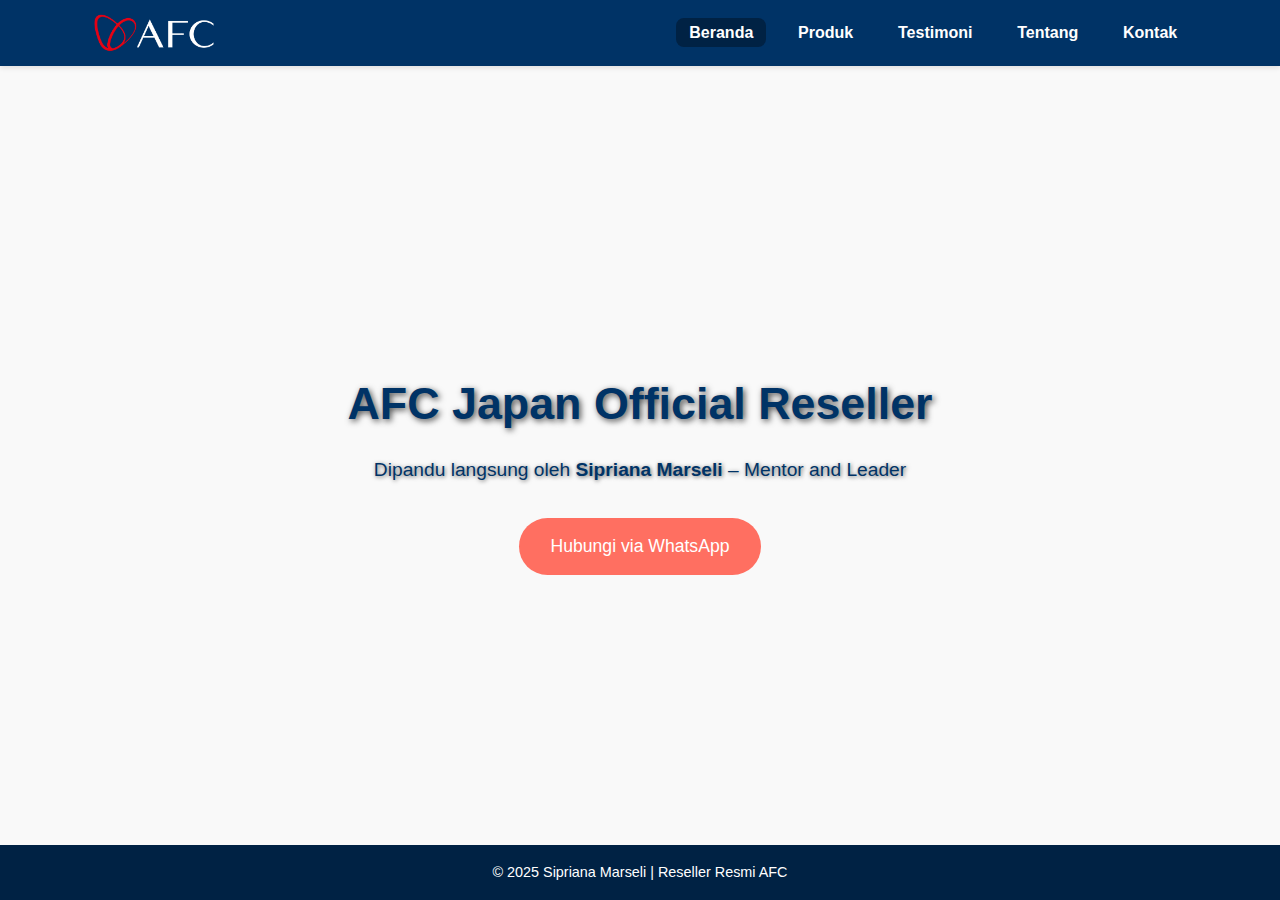
<file: index.html>
<!DOCTYPE html>
<html lang="id">
<head>
  <meta charset="UTF-8" />
  <meta name="viewport" content="width=device-width, initial-scale=1" />
  <title>Beranda | AFC Reseller</title>
  <link rel="stylesheet" href="css/style.css" />
  <link rel="icon" type="image/png" href="gambar/favicon.png" />
</head>
<body>
  <nav>
  <div class="container nav-container">
    <a href="index.html" class="logo">
      <img src="gambar/logo.png" alt="AFC Logo" class="logo-img" />
    </a>
    <div class="menu-toggle" onclick="toggleMenu()">☰</div>
    <ul class="nav-links">
      <li><a href="index.html" class="active">Beranda</a></li>
      <li><a href="produk.html">Produk</a></li>
      <li><a href="testimoni.html">Testimoni</a></li>
      <li><a href="tentang.html">Tentang</a></li>
      <li><a href="kontak.html">Kontak</a></li>
    </ul>
  </div>
</nav>

  <header class="hero fade-in">
    <div class="container">
      <h1 class="fade-in">AFC Japan Official Reseller</h1>
      <p class="fade-in">Dipandu langsung oleh <strong>Sipriana Marseli</strong> – Mentor and Leader</p>
      <a href="http://wa.me/6281578875052" class="btn fade-in" target="_blank" rel="noopener">Hubungi via WhatsApp</a>
    </div>
  </header>

  <footer>
    <p>© 2025 Sipriana Marseli | Reseller Resmi AFC</p>
  </footer>

  <script src="js/script.js"></script>
  <script>
    function toggleMenu() {
      const navLinks = document.querySelector('.nav-links');
      navLinks.classList.toggle('show');
    }
  </script>
</body>
</html>
</file>
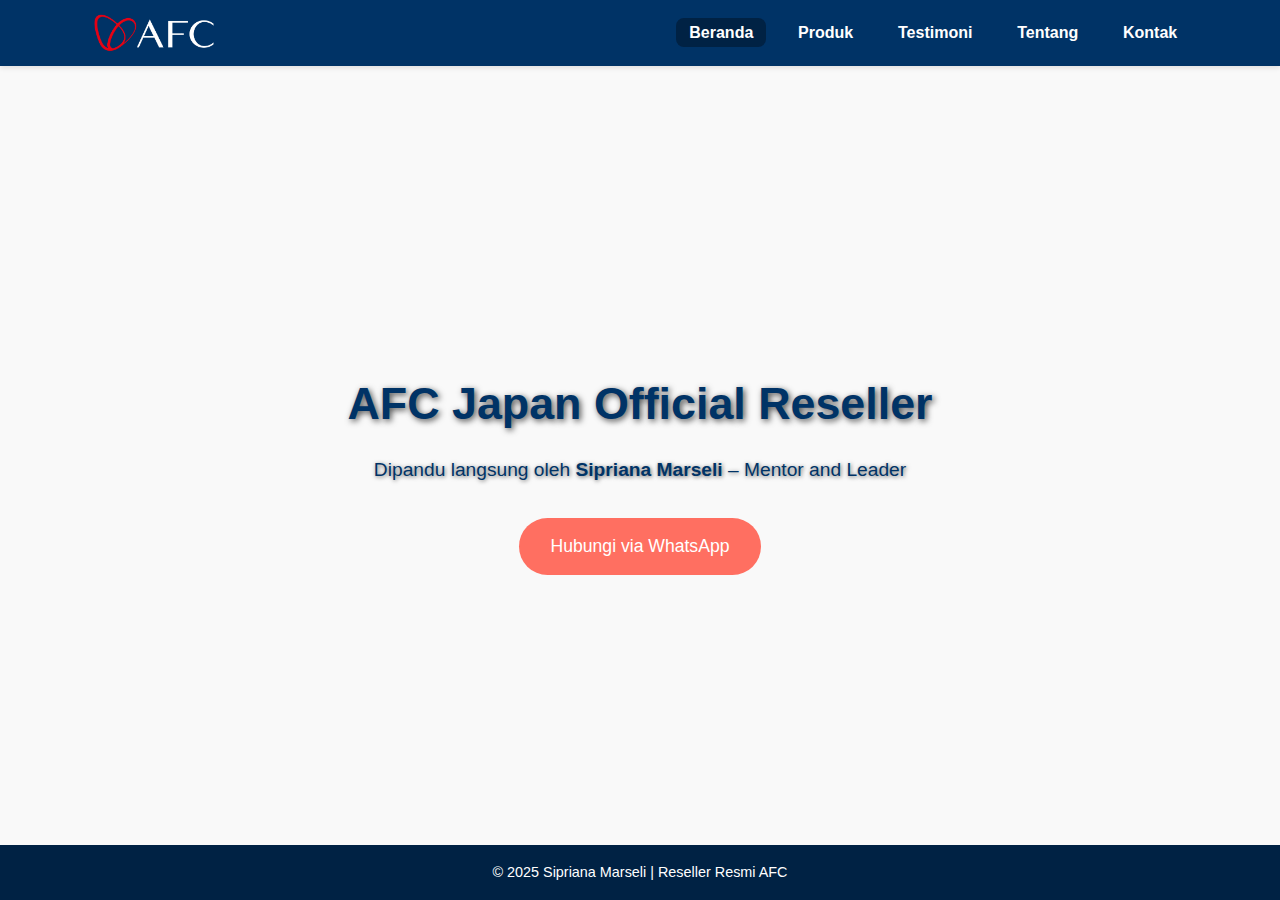
<file: html/index.html>
<!DOCTYPE html>
<html lang="id">
<head>
  <meta charset="UTF-8" />
  <meta name="viewport" content="width=device-width, initial-scale=1" />
  <title>Beranda | AFC Reseller</title>
  <link rel="stylesheet" href="../css/style.css" />
  <link rel="icon" type="image/png" href="../gambar/favicon.png" />
</head>
<body>
  <nav>
  <div class="container nav-container">
    <a href="index.html" class="logo">
      <img src="../gambar/logo.png" alt="AFC Logo" class="logo-img" />
    </a>
    <div class="menu-toggle" onclick="toggleMenu()">☰</div>
    <ul class="nav-links">
      <li><a href="index.html" class="active">Beranda</a></li>
      <li><a href="produk.html">Produk</a></li>
      <li><a href="testimoni.html">Testimoni</a></li>
      <li><a href="tentang.html">Tentang</a></li>
      <li><a href="kontak.html">Kontak</a></li>
    </ul>
  </div>
</nav>

  <header class="hero fade-in">
    <div class="container">
      <h1 class="fade-in">AFC Japan Official Reseller</h1>
      <p class="fade-in">Dipandu langsung oleh <strong>Sipriana Marseli</strong> – Mentor and Leader</p>
      <a href="http://wa.me/6281578875052" class="btn fade-in" target="_blank" rel="noopener">Hubungi via WhatsApp</a>
    </div>
  </header>

  <footer>
    <p>© 2025 Sipriana Marseli | Reseller Resmi AFC</p>
  </footer>

  <script src="../js/script.js"></script>
  <script>
    function toggleMenu() {
      const navLinks = document.querySelector('.nav-links');
      navLinks.classList.toggle('show');
    }
  </script>
</body>
</html>
</file>
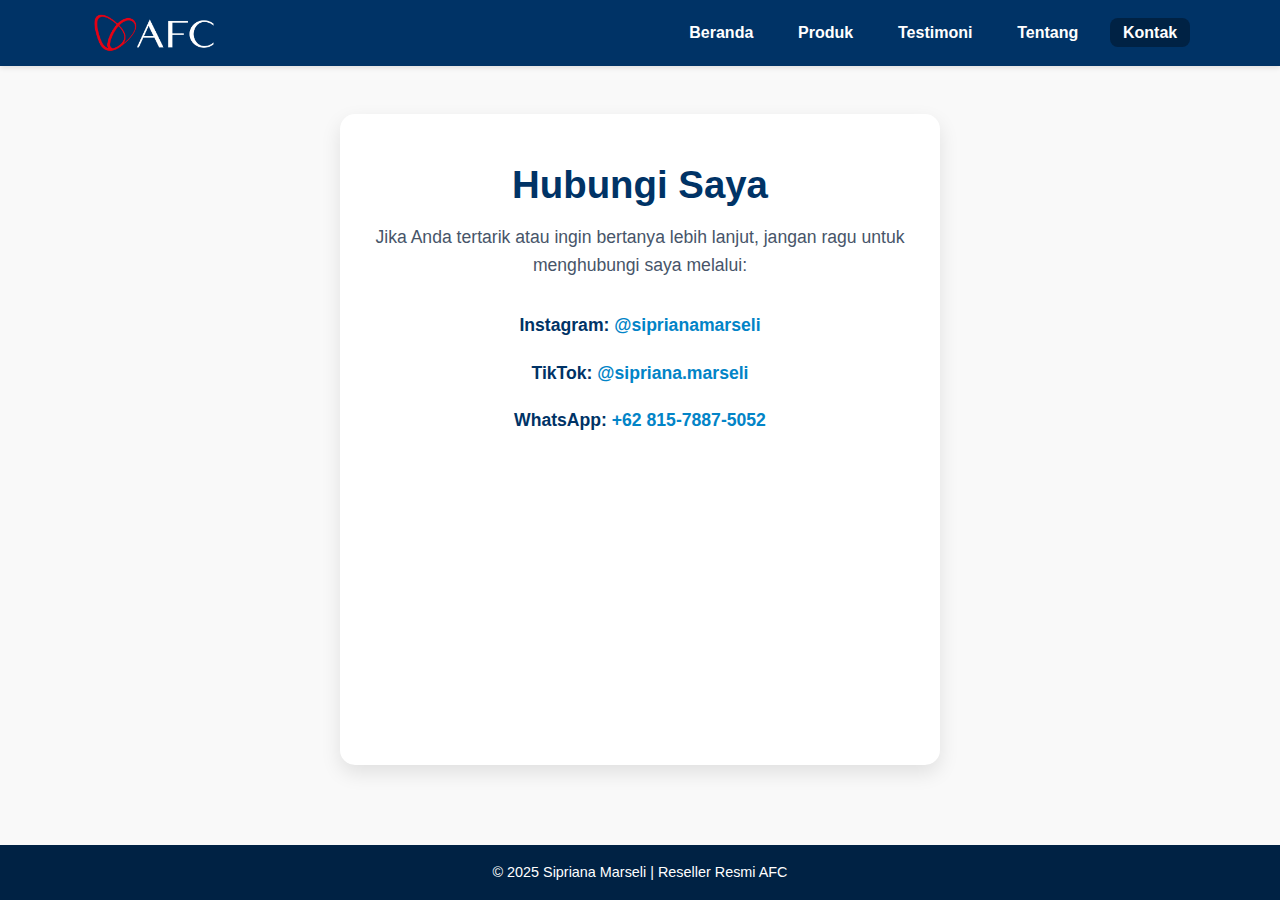
<file: kontak.html>
<!DOCTYPE html>
<html lang="id">
<head>
  <meta charset="UTF-8" />
  <meta name="viewport" content="width=device-width, initial-scale=1" />
  <title>Kontak | AFC Reseller</title>
  <link rel="stylesheet" href="css/style.css" />
  <link rel="icon" type="image/png" href="gambar/favicon.png" />
  <!-- Google Fonts -->
  <link href="https://fonts.googleapis.com/css2?family=Poppins:wght@400;600&display=swap" rel="stylesheet" />
  <!-- Font Awesome CDN for icons -->
  <link
    rel="stylesheet"
    href="https://cdnjs.cloudflare.com/ajax/libs/font-awesome/6.4.0/css/all.min.css"
    integrity="sha512-p0Q7+4S7AXnpIxAcn3+6jpBlK0lX9Ix5Pf5s1N9/r8kU6V1F0UYCewUz4yVrT2pxx/6xAG0cU8D3q6NVgHCeVg=="
    crossorigin="anonymous"
    referrerpolicy="no-referrer"
  />
</head>
<body>
  <nav>
    <div class="container nav-container">
      <a href="index.html" class="logo">
        <img src="gambar/logo.png" alt="AFC Logo" class="logo-img" />
      </a>
      <div class="menu-toggle" onclick="toggleMenu()">☰</div>

      <ul class="nav-links">
        <li><a href="index.html">Beranda</a></li>
        <li><a href="produk.html">Produk</a></li>
        <li><a href="testimoni.html">Testimoni</a></li>
        <li><a href="tentang.html">Tentang</a></li>
        <li><a href="kontak.html" class="active">Kontak</a></li>
      </ul>
    </div>
  </nav>

  <main class="container kontak-container">
    <h2 class="section-title">Hubungi Saya</h2>
    <p class="section-subtitle">Jika Anda tertarik atau ingin bertanya lebih lanjut, jangan ragu untuk menghubungi saya melalui:</p>

    <ul class="kontak-list">
      <li>
        <i class="fab fa-instagram kontak-icon"></i>
        Instagram: <a href="https://www.instagram.com/siprianamarseli/" target="_blank" rel="noopener">@siprianamarseli</a>
      </li>
      <li>
        <i class="fab fa-tiktok kontak-icon"></i>
        TikTok: <a href="https://www.tiktok.com/@sipriana.marseli" target="_blank" rel="noopener">@sipriana.marseli</a>
      </li>
      <li>
        <i class="fab fa-whatsapp kontak-icon"></i>
        WhatsApp: <a href="http://wa.me/6281578875052" target="_blank" rel="noopener">+62 815-7887-5052</a>
      </li>
    </ul>
  </main>

  <footer>
    <p>© 2025 Sipriana Marseli | Reseller Resmi AFC</p>
  </footer>

  <script src="js/script.js"></script>
  <script>
  function toggleMenu() {
    const navLinks = document.querySelector('.nav-links');
    navLinks.classList.toggle('show');
  }
  
  </script>
</body>
</html>
</file>
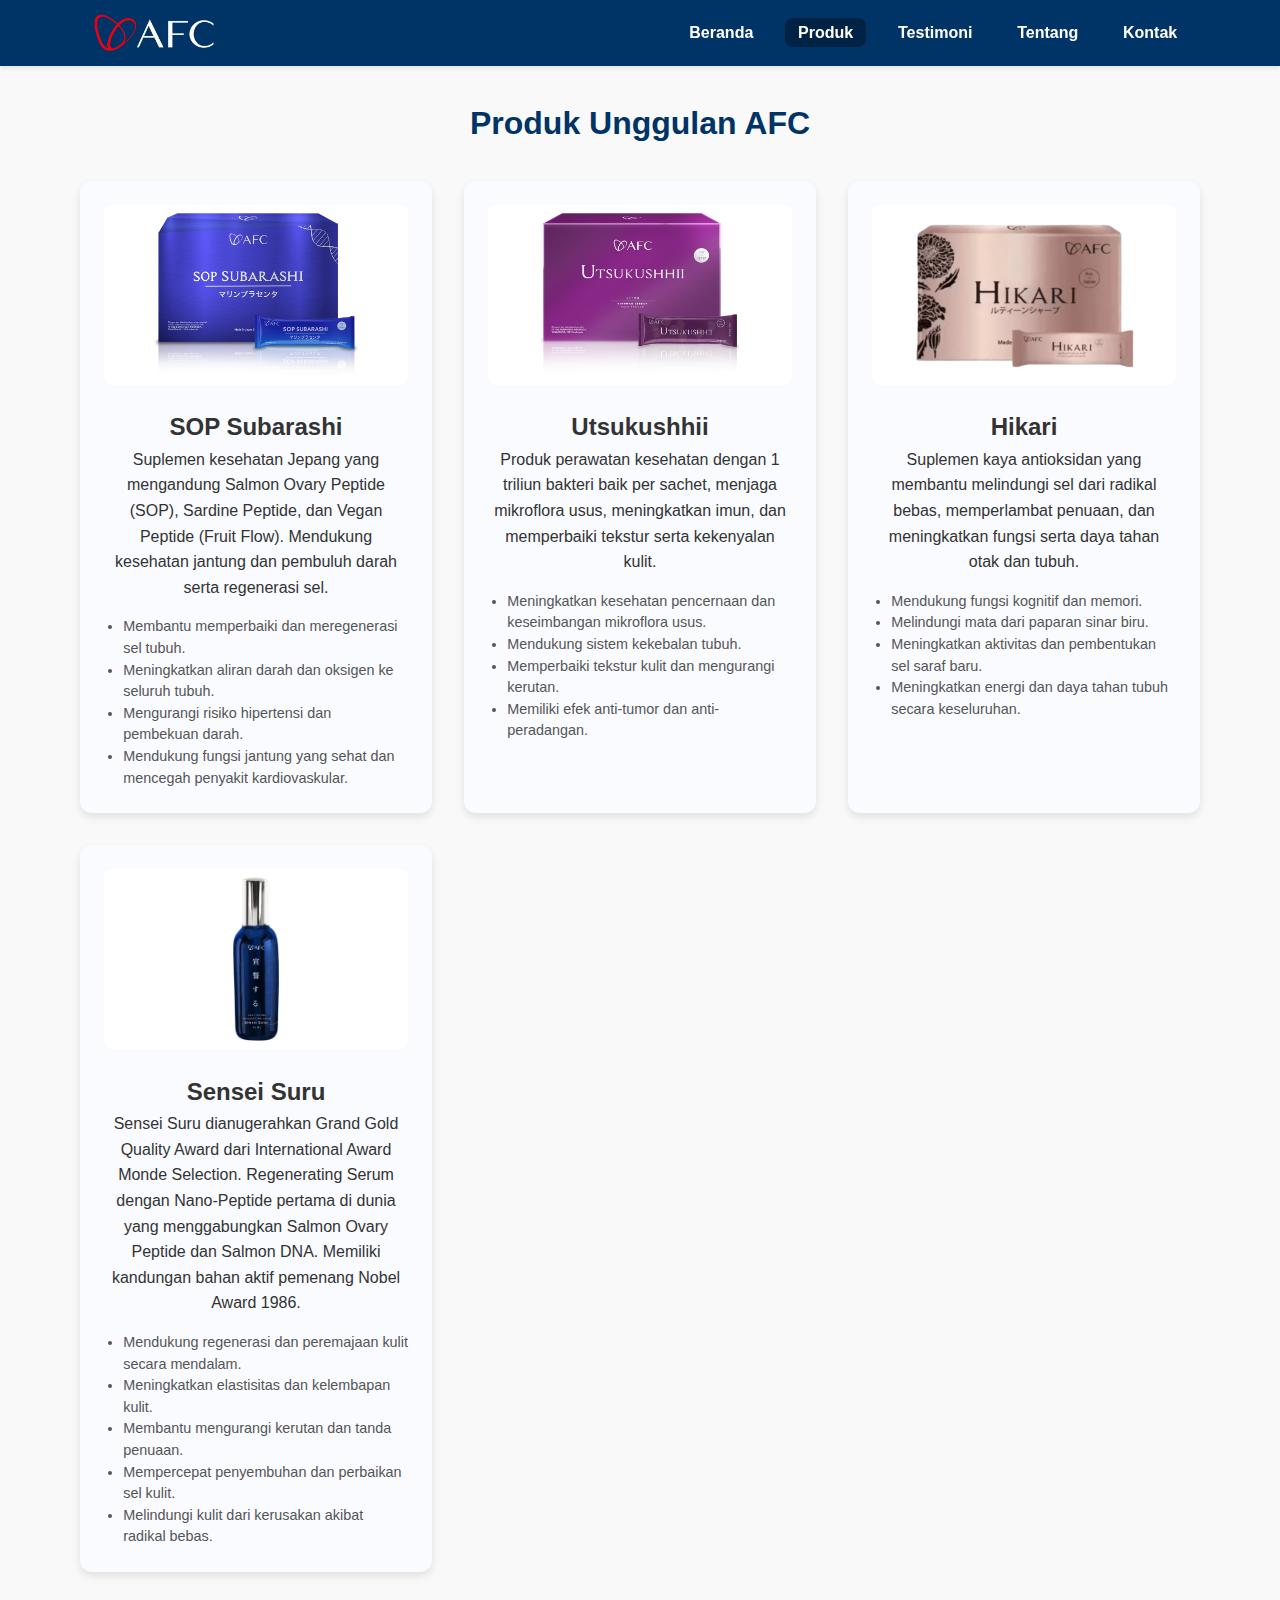
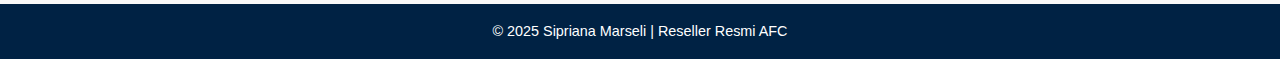
<file: produk.html>
<!DOCTYPE html>
<html lang="id">
<head>
  <meta charset="UTF-8" />
  <meta name="viewport" content="width=device-width, initial-scale=1" />
  <title>Produk | AFC Reseller</title>
  <link rel="stylesheet" href="css/style.css" />
  <link rel="stylesheet" href="css/produk.css" />
  <link rel="icon" href="gambar/favicon.png" type="image/png" />
  <style>
    html {
      scroll-behavior: smooth;
    }

    .fade-in {
      opacity: 0;
      transform: translateY(20px);
      transition: opacity 0.6s ease-out, transform 0.6s ease-out;
    }

    .fade-in.visible {
      opacity: 1;
      transform: translateY(0);
    }
  </style>
</head>
<body>
  <!-- NAVIGATION -->
  <nav>
    <div class="container nav-container">
      <a href="index.html" class="logo">
        <img src="gambar/logo.png" alt="AFC Logo" class="logo-img" />
      </a>
      <div class="menu-toggle" onclick="toggleMenu()">☰</div>
      <ul class="nav-links">
        <li><a href="index.html">Beranda</a></li>
        <li><a href="produk.html" class="active">Produk</a></li>
        <li><a href="testimoni.html">Testimoni</a></li>
        <li><a href="tentang.html">Tentang</a></li>
        <li><a href="kontak.html">Kontak</a></li>
      </ul>
    </div>
  </nav>

  <!-- MAIN CONTENT -->
  <main class="container produk-container fade-in">
    <h1 class="section-title">Produk Unggulan AFC</h1>
    <section class="products-grid">

      <article class="product-card fade-in">
        <img src="gambar/produk/sop_subarashi.png" loading="lazy" alt="Produk suplemen SOP Subarashi dari AFC" class="product-image" />
        <h2>SOP Subarashi</h2>
        <p class="product-desc">
          Suplemen kesehatan Jepang yang mengandung Salmon Ovary Peptide (SOP), Sardine Peptide, dan Vegan Peptide (Fruit Flow). Mendukung kesehatan jantung dan pembuluh darah serta regenerasi sel.
        </p>
        <ul class="product-benefits">
          <li>Membantu memperbaiki dan meregenerasi sel tubuh.</li>
          <li>Meningkatkan aliran darah dan oksigen ke seluruh tubuh.</li>
          <li>Mengurangi risiko hipertensi dan pembekuan darah.</li>
          <li>Mendukung fungsi jantung yang sehat dan mencegah penyakit kardiovaskular.</li>
        </ul>
      </article>

      <article class="product-card fade-in">
        <img src="gambar/produk/utsukushhii.png" loading="lazy" alt="Produk Utsukushhii dengan kandungan probiotik" class="product-image" />
        <h2>Utsukushhii</h2>
        <p class="product-desc">
          Produk perawatan kesehatan dengan 1 triliun bakteri baik per sachet, menjaga mikroflora usus, meningkatkan imun, dan memperbaiki tekstur serta kekenyalan kulit.
        </p>
        <ul class="product-benefits">
          <li>Meningkatkan kesehatan pencernaan dan keseimbangan mikroflora usus.</li>
          <li>Mendukung sistem kekebalan tubuh.</li>
          <li>Memperbaiki tekstur kulit dan mengurangi kerutan.</li>
          <li>Memiliki efek anti-tumor dan anti-peradangan.</li>
        </ul>
      </article>

      <article class="product-card fade-in">
        <img src="gambar/produk/hikari.png" loading="lazy" alt="Produk suplemen Hikari dengan antioksidan tinggi" class="product-image" />
        <h2>Hikari</h2>
        <p class="product-desc">
          Suplemen kaya antioksidan yang membantu melindungi sel dari radikal bebas, memperlambat penuaan, dan meningkatkan fungsi serta daya tahan otak dan tubuh.
        </p>
        <ul class="product-benefits">
          <li>Mendukung fungsi kognitif dan memori.</li>
          <li>Melindungi mata dari paparan sinar biru.</li>
          <li>Meningkatkan aktivitas dan pembentukan sel saraf baru.</li>
          <li>Meningkatkan energi dan daya tahan tubuh secara keseluruhan.</li>
        </ul>
      </article>

      <article class="product-card fade-in">
        <img src="gambar/produk/sensei_suru.png" loading="lazy" alt="Serum Sensei Suru dengan teknologi nano peptide" class="product-image" />
        <h2>Sensei Suru</h2>
        <p class="product-desc">
          Sensei Suru dianugerahkan Grand Gold Quality Award dari International Award Monde Selection.  
          Regenerating Serum dengan Nano-Peptide pertama di dunia yang menggabungkan Salmon Ovary Peptide dan Salmon DNA.  
          Memiliki kandungan bahan aktif pemenang Nobel Award 1986.
        </p>
        <ul class="product-benefits">
          <li>Mendukung regenerasi dan peremajaan kulit secara mendalam.</li>
          <li>Meningkatkan elastisitas dan kelembapan kulit.</li>
          <li>Membantu mengurangi kerutan dan tanda penuaan.</li>
          <li>Mempercepat penyembuhan dan perbaikan sel kulit.</li>
          <li>Melindungi kulit dari kerusakan akibat radikal bebas.</li>
        </ul>
      </article>

    </section>
  </main>

  <!-- FOOTER -->
  <footer>
    <p>© 2025 Sipriana Marseli | Reseller Resmi AFC</p>
  </footer>

  <script src="js/script.js"></script>
  <script>
    function toggleMenu() {
      const navLinks = document.querySelector('.nav-links');
      navLinks.classList.toggle('show');
    }

    // Fade-in animasi untuk semua elemen dengan class .fade-in
    document.addEventListener('DOMContentLoaded', () => {
      const fadeElems = document.querySelectorAll('.fade-in');

      function checkFadeIn() {
        fadeElems.forEach(elem => {
          const rect = elem.getBoundingClientRect();
          const windowHeight = window.innerHeight || document.documentElement.clientHeight;
          if (rect.top <= windowHeight - 100) {
            elem.classList.add('visible');
          }
        });
      }

      checkFadeIn(); // saat pertama load
      window.addEventListener('scroll', checkFadeIn); // saat scroll
    });
  </script>
</body>
</html>
</file>
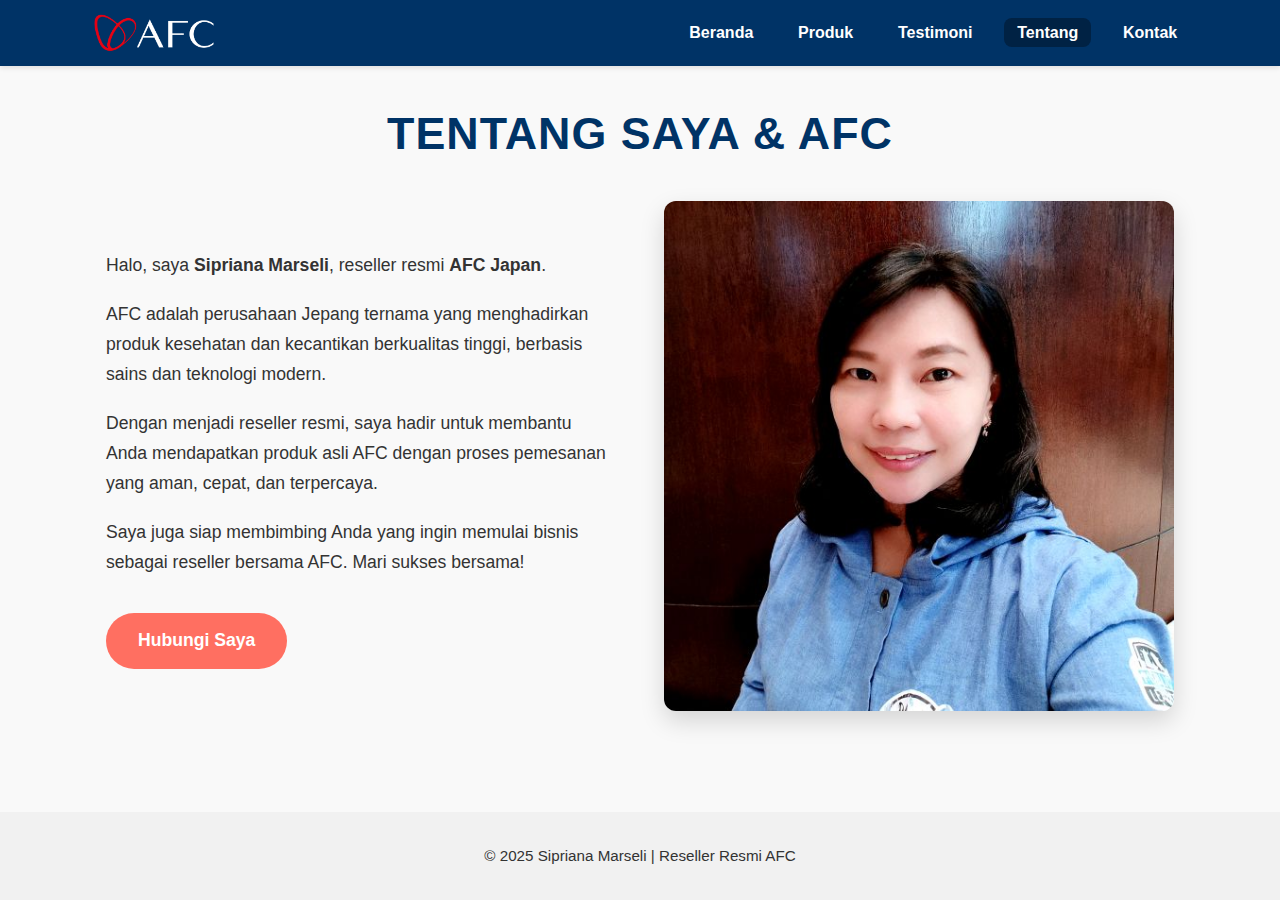
<file: tentang.html>
<!DOCTYPE html>
<html lang="id">
<head>
  <meta charset="UTF-8" />
  <meta name="viewport" content="width=device-width, initial-scale=1" />
  <title>Tentang | AFC Reseller</title>
  <link rel="stylesheet" href="css/style.css" />
  <link rel="icon" href="gambar/favicon.png" type="image/png" />
  <style>
    html {
      scroll-behavior: smooth;
    }

    main.container {
      max-width: 1100px;
      margin: 2rem auto;
      padding: 0 1rem;
      animation: fadeIn 1s ease-in-out;
    }

    h1.section-title {
      color: #003366;
      font-size: 2.8rem;
      margin-bottom: 2rem;
      text-align: center;
      text-transform: uppercase;
      font-weight: bold;
      letter-spacing: 1px;
    }

    .about-wrapper {
      display: flex;
      gap: 3rem;
      align-items: center;
      justify-content: center;
      flex-wrap: wrap;
    }

    .about-text {
      flex: 1;
      min-width: 280px;
      font-size: 1.1rem;
      line-height: 1.7;
      color: #333;
    }

    .about-text p {
      margin-bottom: 1.2rem;
    }

    .about-image {
      flex: 1;
      min-width: 280px;
      text-align: center;
    }

    .about-image img {
      max-width: 100%;
      border-radius: 12px;
      box-shadow: 0 10px 25px rgba(0, 0, 0, 0.15);
      transition: transform 0.3s ease;
    }

    .about-image img:hover {
      transform: scale(1.05);
    }

    .btn-contact {
      display: inline-block;
      background-color: #ff6f61;
      color: white;
      padding: 0.8rem 2rem;
      border-radius: 30px;
      font-weight: 600;
      text-decoration: none;
      transition: background-color 0.3s ease;
      margin-top: 1rem;
    }

    .btn-contact:hover {
      background-color: #e55549;
    }

    @keyframes fadeIn {
      from { opacity: 0; transform: translateY(20px); }
      to { opacity: 1; transform: translateY(0); }
    }

    @media (max-width: 768px) {
      .about-wrapper {
        flex-direction: column;
      }

      h1.section-title {
        font-size: 2.2rem;
      }
    }

    footer {
      text-align: center;
      padding: 2rem 1rem;
      background-color: #f1f1f1;
      color: #333;
      font-size: 0.95rem;
    }
  </style>
</head>
<body>
  <!-- NAVIGATION -->
  <nav>
    <div class="container nav-container">
      <a href="index.html" class="logo">
        <img src="gambar/logo.png" alt="AFC Logo" class="logo-img" />
      </a>
      <div class="menu-toggle" onclick="toggleMenu()">☰</div>
      <ul class="nav-links">
        <li><a href="index.html">Beranda</a></li>
        <li><a href="produk.html">Produk</a></li>
        <li><a href="testimoni.html">Testimoni</a></li>
        <li><a href="tentang.html" class="active">Tentang</a></li>
        <li><a href="kontak.html">Kontak</a></li>
      </ul>
    </div>
  </nav>

  <!-- MAIN CONTENT -->
  <main class="container">
    <h1 class="section-title">Tentang Saya & AFC</h1>
    <div class="about-wrapper">
      <div class="about-text">
        <p>Halo, saya <strong>Sipriana Marseli</strong>, reseller resmi <strong>AFC Japan</strong>.</p>
        <p>AFC adalah perusahaan Jepang ternama yang menghadirkan produk kesehatan dan kecantikan berkualitas tinggi, berbasis sains dan teknologi modern.</p>
        <p>Dengan menjadi reseller resmi, saya hadir untuk membantu Anda mendapatkan produk asli AFC dengan proses pemesanan yang aman, cepat, dan terpercaya.</p>
        <p>Saya juga siap membimbing Anda yang ingin memulai bisnis sebagai reseller bersama AFC. Mari sukses bersama!</p>
        <a href="kontak.html" class="btn-contact">Hubungi Saya</a>
      </div>
      <div class="about-image">
        <img src="gambar/foto.jpeg" alt="Foto Sipriana Marseli" />
      </div>
    </div>
  </main>

  <!-- FOOTER -->
  <footer>
    <p>© 2025 Sipriana Marseli | Reseller Resmi AFC</p>
  </footer>

  <script>
    function toggleMenu() {
      const navLinks = document.querySelector('.nav-links');
      navLinks.classList.toggle('show');
    }
  </script>
</body>
</html>
</file>
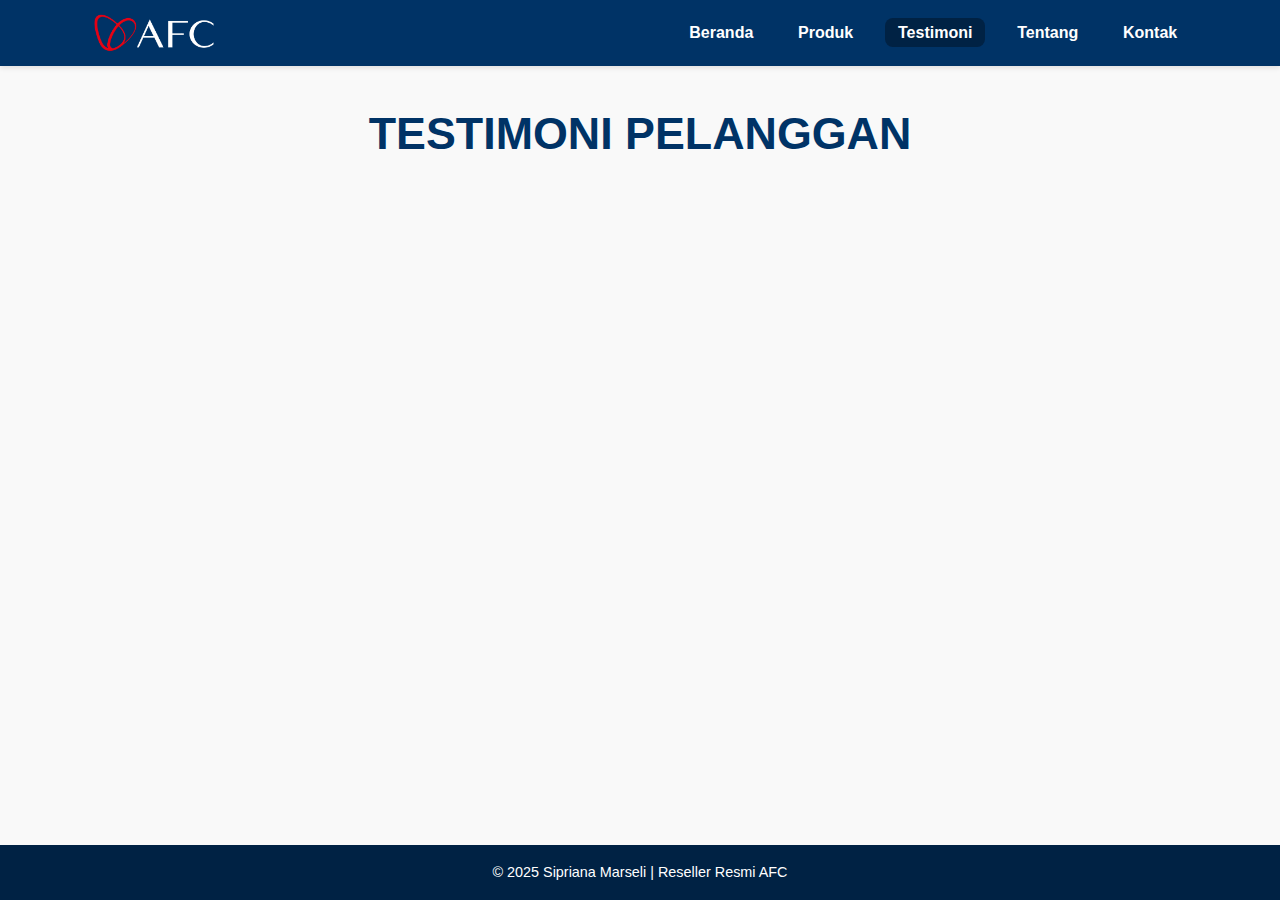
<file: testimoni.html>
<!DOCTYPE html>
<html lang="id">
<head>
  <meta charset="UTF-8" />
  <meta name="viewport" content="width=device-width, initial-scale=1" />
  <title>Testimoni | AFC Reseller</title>
  <meta name="description" content="Baca testimoni pelanggan resmi AFC Reseller. Kepuasan dan kualitas produk terbaik." />
  <link rel="stylesheet" href="css/style.css" />
  <link rel="icon" type="image/png" href="gambar/favicon.png" />
  <style>
    html {
      scroll-behavior: smooth;
    }
    main.container {
      max-width: 1000px;
      margin: 2rem auto;
      padding: 0 1rem;
    }
    h2 {
      color: #003366;
      font-size: 2.8rem;
      margin-bottom: 2rem;
      text-align: center;
      font-weight: 700;
      text-transform: uppercase;
    }
    .testimoni-list {
      display: grid;
      grid-template-columns: repeat(auto-fit, minmax(280px, 1fr));
      gap: 2rem;
    }
    .testimoni-item {
      background-color: #f9f9f9;
      padding: 1.5rem;
      border-radius: 10px;
      box-shadow: 0 4px 10px rgba(0,0,0,0.05);
      transition: transform 0.3s ease, box-shadow 0.3s ease;
      opacity: 0;
      transform: translateY(30px);
      animation: fadeSlideIn 0.6s ease forwards;
    }
    .testimoni-item:nth-child(2) {
      animation-delay: 0.2s;
    }
    .testimoni-item:nth-child(3) {
      animation-delay: 0.4s;
    }
    .testimoni-item:hover {
      transform: scale(1.03);
      box-shadow: 0 8px 20px rgba(0,0,0,0.1);
    }
    .testimoni-author {
      margin-top: 1rem;
      font-weight: bold;
      color: #003366;
    }

    @keyframes fadeSlideIn {
      to {
        opacity: 1;
        transform: translateY(0);
      }
    }

    @media (max-width: 768px) {
      h2 {
        font-size: 2.2rem;
      }
    }
  </style>
</head>
<body>
  <nav>
    <div class="container nav-container">
      <a href="index.html" class="logo" aria-label="Beranda AFC Reseller">
        <img src="gambar/logo.png" alt="Logo AFC Reseller" class="logo-img" />
      </a>

      <div class="menu-toggle" onclick="toggleMenu()">☰</div>

      <ul class="nav-links" id="primary-navigation">
        <li><a href="index.html">Beranda</a></li>
        <li><a href="produk.html">Produk</a></li>
        <li><a href="testimoni.html" class="active" aria-current="page">Testimoni</a></li>
        <li><a href="tentang.html">Tentang</a></li>
        <li><a href="kontak.html">Kontak</a></li>
      </ul>
    </div>
  </nav>

  <main class="container">
    <h2>Testimoni Pelanggan</h2>
    <section class="testimoni-list" aria-label="Daftar testimoni pelanggan">
      <article class="testimoni-item" tabindex="0">
        <p>“Produk AFC sangat membantu saya, kualitas terbaik!”</p>
        <p class="testimoni-author">– Andi</p>
      </article>
      <article class="testimoni-item" tabindex="0">
        <p>“Pelayanan Sipriana Marseli sangat ramah dan cepat.”</p>
        <p class="testimoni-author">– Sari</p>
      </article>
      <article class="testimoni-item" tabindex="0">
        <p>“Saya puas menjadi reseller AFC, sangat menguntungkan.”</p>
        <p class="testimoni-author">– Budi</p>
      </article>
      <!-- Tambah testimoni lain di sini -->
    </section>
  </main>

  <footer>
    <p>© 2025 Sipriana Marseli | Reseller Resmi AFC</p>
  </footer>

  <script>
    function toggleMenu(button) {
      const navLinks = document.querySelector('.nav-links');
      navLinks.classList.toggle('show');
      const expanded = button.getAttribute('aria-expanded') === 'true';
      button.setAttribute('aria-expanded', !expanded);
    }
  </script>
</body>
</html>
</file>
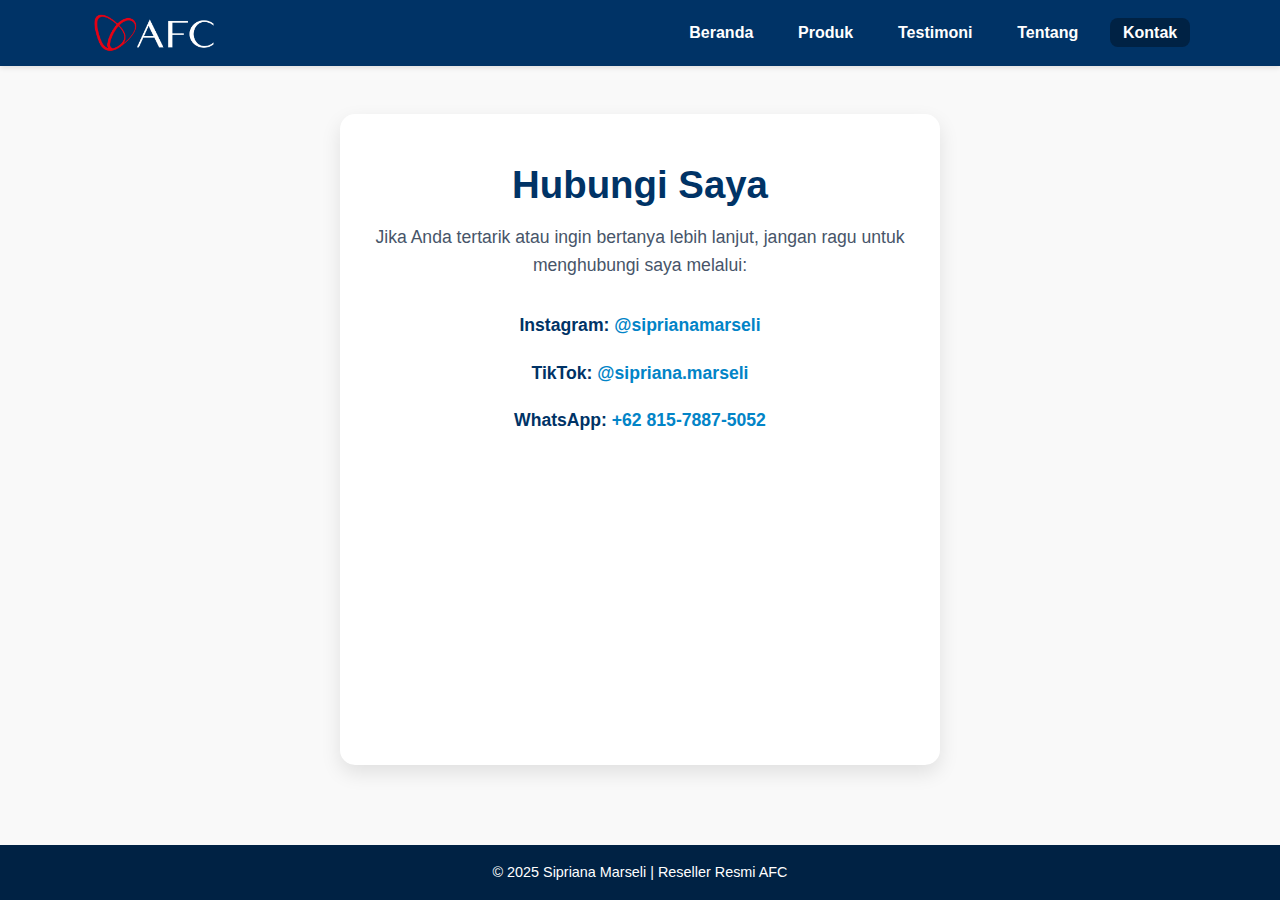
<file: html/kontak.html>
<!DOCTYPE html>
<html lang="id">
<head>
  <meta charset="UTF-8" />
  <meta name="viewport" content="width=device-width, initial-scale=1" />
  <title>Kontak | AFC Reseller</title>
  <link rel="stylesheet" href="../css/style.css" />
  <link rel="icon" type="image/png" href="../gambar/favicon.png" />
  <!-- Google Fonts -->
  <link href="https://fonts.googleapis.com/css2?family=Poppins:wght@400;600&display=swap" rel="stylesheet" />
  <!-- Font Awesome CDN for icons -->
  <link
    rel="stylesheet"
    href="https://cdnjs.cloudflare.com/ajax/libs/font-awesome/6.4.0/css/all.min.css"
    integrity="sha512-p0Q7+4S7AXnpIxAcn3+6jpBlK0lX9Ix5Pf5s1N9/r8kU6V1F0UYCewUz4yVrT2pxx/6xAG0cU8D3q6NVgHCeVg=="
    crossorigin="anonymous"
    referrerpolicy="no-referrer"
  />
</head>
<body>
  <nav>
    <div class="container nav-container">
      <a href="index.html" class="logo">
        <img src="../gambar/logo.png" alt="AFC Logo" class="logo-img" />
      </a>
      <div class="menu-toggle" onclick="toggleMenu()">☰</div>

      <ul class="nav-links">
        <li><a href="index.html">Beranda</a></li>
        <li><a href="produk.html">Produk</a></li>
        <li><a href="testimoni.html">Testimoni</a></li>
        <li><a href="tentang.html">Tentang</a></li>
        <li><a href="kontak.html" class="active">Kontak</a></li>
      </ul>
    </div>
  </nav>

  <main class="container kontak-container">
    <h2 class="section-title">Hubungi Saya</h2>
    <p class="section-subtitle">Jika Anda tertarik atau ingin bertanya lebih lanjut, jangan ragu untuk menghubungi saya melalui:</p>

    <ul class="kontak-list">
      <li>
        <i class="fab fa-instagram kontak-icon"></i>
        Instagram: <a href="https://www.instagram.com/siprianamarseli/" target="_blank" rel="noopener">@siprianamarseli</a>
      </li>
      <li>
        <i class="fab fa-tiktok kontak-icon"></i>
        TikTok: <a href="https://www.tiktok.com/@sipriana.marseli" target="_blank" rel="noopener">@sipriana.marseli</a>
      </li>
      <li>
        <i class="fab fa-whatsapp kontak-icon"></i>
        WhatsApp: <a href="http://wa.me/6281578875052" target="_blank" rel="noopener">+62 815-7887-5052</a>
      </li>
    </ul>
  </main>

  <footer>
    <p>© 2025 Sipriana Marseli | Reseller Resmi AFC</p>
  </footer>

  <script src="../js/script.js"></script>
  <script>
  function toggleMenu() {
    const navLinks = document.querySelector('.nav-links');
    navLinks.classList.toggle('show');
  }
  
  </script>
</body>
</html>
</file>
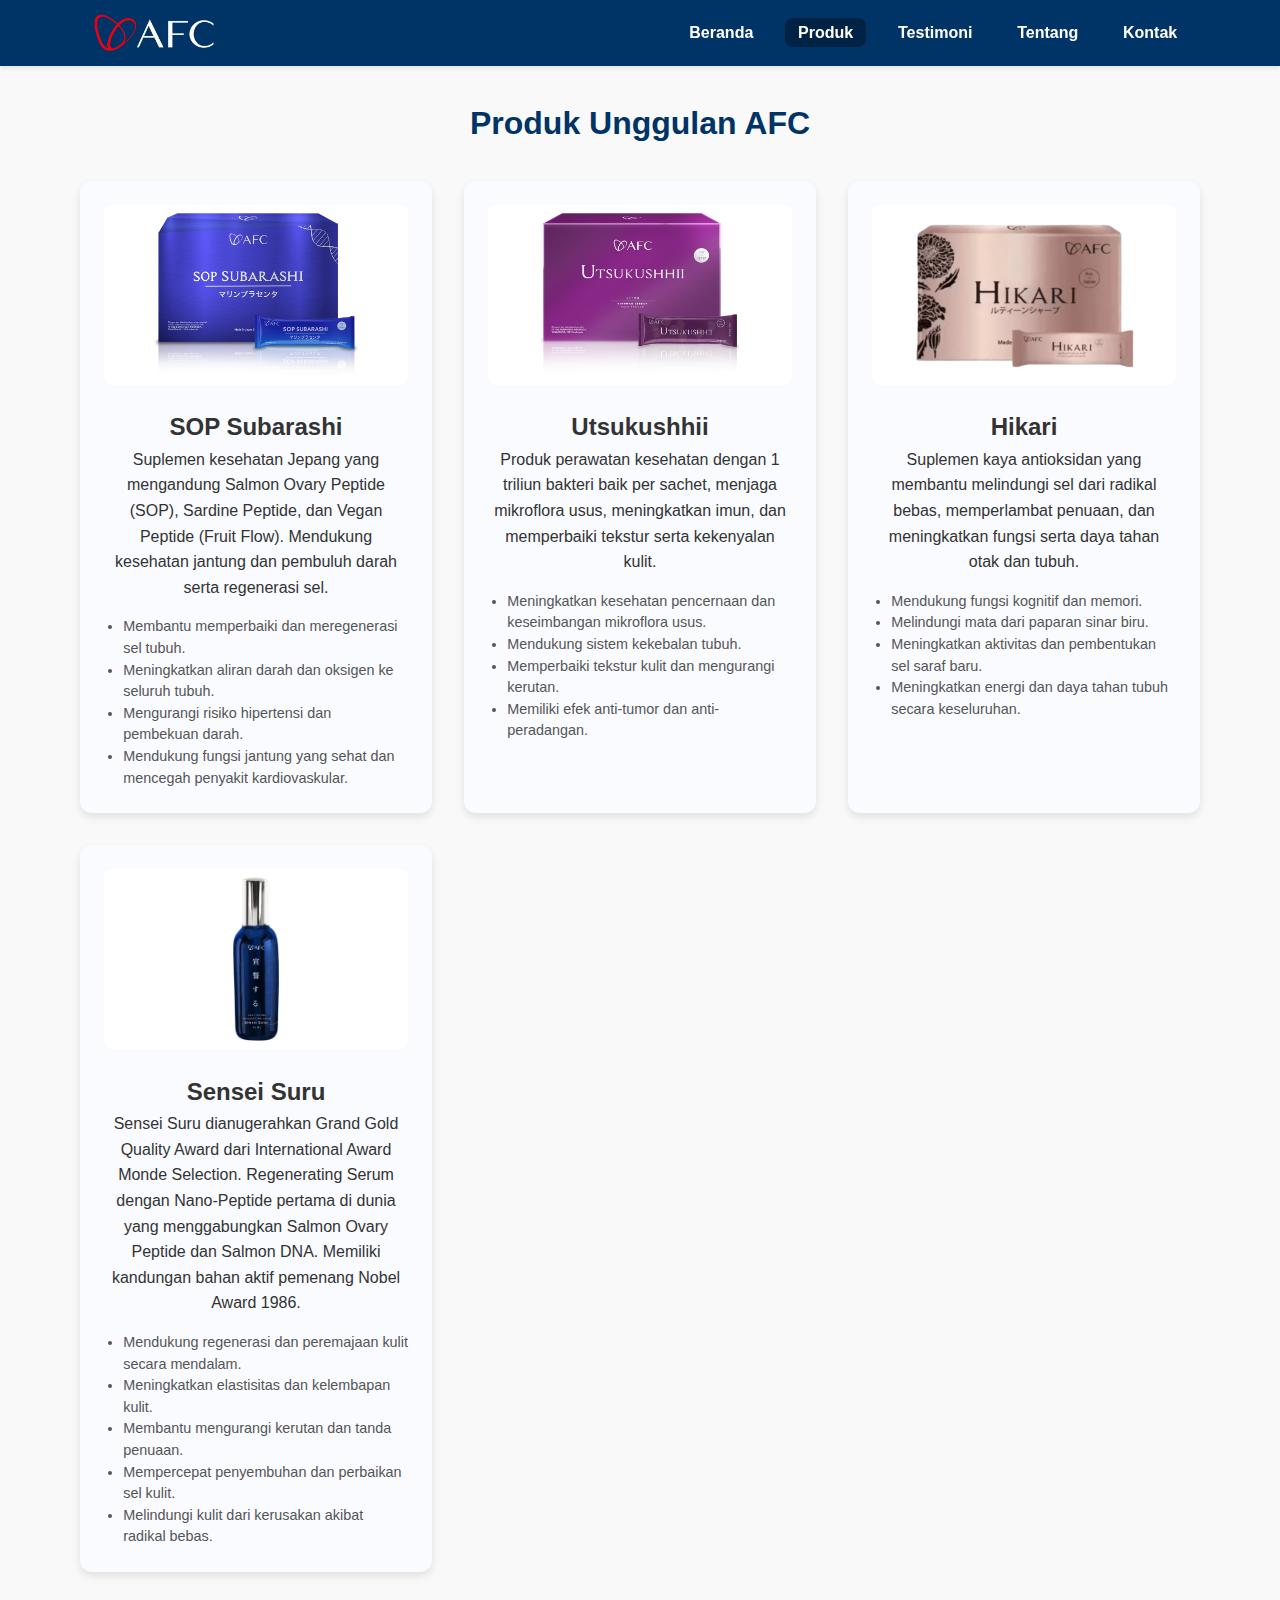
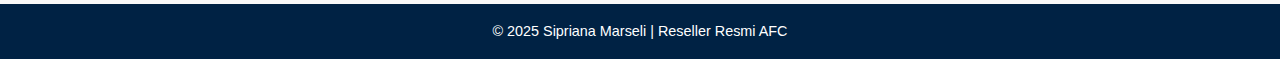
<file: html/produk.html>
<!DOCTYPE html>
<html lang="id">
<head>
  <meta charset="UTF-8" />
  <meta name="viewport" content="width=device-width, initial-scale=1" />
  <title>Produk | AFC Reseller</title>
  <link rel="stylesheet" href="../css/style.css" />
  <link rel="stylesheet" href="../css/produk.css" />
  <link rel="icon" href="../gambar/favicon.png" type="image/png" />
  <style>
    html {
      scroll-behavior: smooth;
    }

    .fade-in {
      opacity: 0;
      transform: translateY(20px);
      transition: opacity 0.6s ease-out, transform 0.6s ease-out;
    }

    .fade-in.visible {
      opacity: 1;
      transform: translateY(0);
    }
  </style>
</head>
<body>
  <!-- NAVIGATION -->
  <nav>
    <div class="container nav-container">
      <a href="index.html" class="logo">
        <img src="../gambar/logo.png" alt="AFC Logo" class="logo-img" />
      </a>
      <div class="menu-toggle" onclick="toggleMenu()">☰</div>
      <ul class="nav-links">
        <li><a href="index.html">Beranda</a></li>
        <li><a href="produk.html" class="active">Produk</a></li>
        <li><a href="testimoni.html">Testimoni</a></li>
        <li><a href="tentang.html">Tentang</a></li>
        <li><a href="kontak.html">Kontak</a></li>
      </ul>
    </div>
  </nav>

  <!-- MAIN CONTENT -->
  <main class="container produk-container fade-in">
    <h1 class="section-title">Produk Unggulan AFC</h1>
    <section class="products-grid">

      <article class="product-card fade-in">
        <img src="../gambar/produk/sop_subarashi.png" loading="lazy" alt="Produk suplemen SOP Subarashi dari AFC" class="product-image" />
        <h2>SOP Subarashi</h2>
        <p class="product-desc">
          Suplemen kesehatan Jepang yang mengandung Salmon Ovary Peptide (SOP), Sardine Peptide, dan Vegan Peptide (Fruit Flow). Mendukung kesehatan jantung dan pembuluh darah serta regenerasi sel.
        </p>
        <ul class="product-benefits">
          <li>Membantu memperbaiki dan meregenerasi sel tubuh.</li>
          <li>Meningkatkan aliran darah dan oksigen ke seluruh tubuh.</li>
          <li>Mengurangi risiko hipertensi dan pembekuan darah.</li>
          <li>Mendukung fungsi jantung yang sehat dan mencegah penyakit kardiovaskular.</li>
        </ul>
      </article>

      <article class="product-card fade-in">
        <img src="../gambar/produk/utsukushhii.png" loading="lazy" alt="Produk Utsukushhii dengan kandungan probiotik" class="product-image" />
        <h2>Utsukushhii</h2>
        <p class="product-desc">
          Produk perawatan kesehatan dengan 1 triliun bakteri baik per sachet, menjaga mikroflora usus, meningkatkan imun, dan memperbaiki tekstur serta kekenyalan kulit.
        </p>
        <ul class="product-benefits">
          <li>Meningkatkan kesehatan pencernaan dan keseimbangan mikroflora usus.</li>
          <li>Mendukung sistem kekebalan tubuh.</li>
          <li>Memperbaiki tekstur kulit dan mengurangi kerutan.</li>
          <li>Memiliki efek anti-tumor dan anti-peradangan.</li>
        </ul>
      </article>

      <article class="product-card fade-in">
        <img src="../gambar/produk/hikari.png" loading="lazy" alt="Produk suplemen Hikari dengan antioksidan tinggi" class="product-image" />
        <h2>Hikari</h2>
        <p class="product-desc">
          Suplemen kaya antioksidan yang membantu melindungi sel dari radikal bebas, memperlambat penuaan, dan meningkatkan fungsi serta daya tahan otak dan tubuh.
        </p>
        <ul class="product-benefits">
          <li>Mendukung fungsi kognitif dan memori.</li>
          <li>Melindungi mata dari paparan sinar biru.</li>
          <li>Meningkatkan aktivitas dan pembentukan sel saraf baru.</li>
          <li>Meningkatkan energi dan daya tahan tubuh secara keseluruhan.</li>
        </ul>
      </article>

      <article class="product-card fade-in">
        <img src="../gambar/produk/sensei_suru.png" loading="lazy" alt="Serum Sensei Suru dengan teknologi nano peptide" class="product-image" />
        <h2>Sensei Suru</h2>
        <p class="product-desc">
          Sensei Suru dianugerahkan Grand Gold Quality Award dari International Award Monde Selection.  
          Regenerating Serum dengan Nano-Peptide pertama di dunia yang menggabungkan Salmon Ovary Peptide dan Salmon DNA.  
          Memiliki kandungan bahan aktif pemenang Nobel Award 1986.
        </p>
        <ul class="product-benefits">
          <li>Mendukung regenerasi dan peremajaan kulit secara mendalam.</li>
          <li>Meningkatkan elastisitas dan kelembapan kulit.</li>
          <li>Membantu mengurangi kerutan dan tanda penuaan.</li>
          <li>Mempercepat penyembuhan dan perbaikan sel kulit.</li>
          <li>Melindungi kulit dari kerusakan akibat radikal bebas.</li>
        </ul>
      </article>

    </section>
  </main>

  <!-- FOOTER -->
  <footer>
    <p>© 2025 Sipriana Marseli | Reseller Resmi AFC</p>
  </footer>

  <script src="../js/script.js"></script>
  <script>
    function toggleMenu() {
      const navLinks = document.querySelector('.nav-links');
      navLinks.classList.toggle('show');
    }

    // Fade-in animasi untuk semua elemen dengan class .fade-in
    document.addEventListener('DOMContentLoaded', () => {
      const fadeElems = document.querySelectorAll('.fade-in');

      function checkFadeIn() {
        fadeElems.forEach(elem => {
          const rect = elem.getBoundingClientRect();
          const windowHeight = window.innerHeight || document.documentElement.clientHeight;
          if (rect.top <= windowHeight - 100) {
            elem.classList.add('visible');
          }
        });
      }

      checkFadeIn(); // saat pertama load
      window.addEventListener('scroll', checkFadeIn); // saat scroll
    });
  </script>
</body>
</html>
</file>
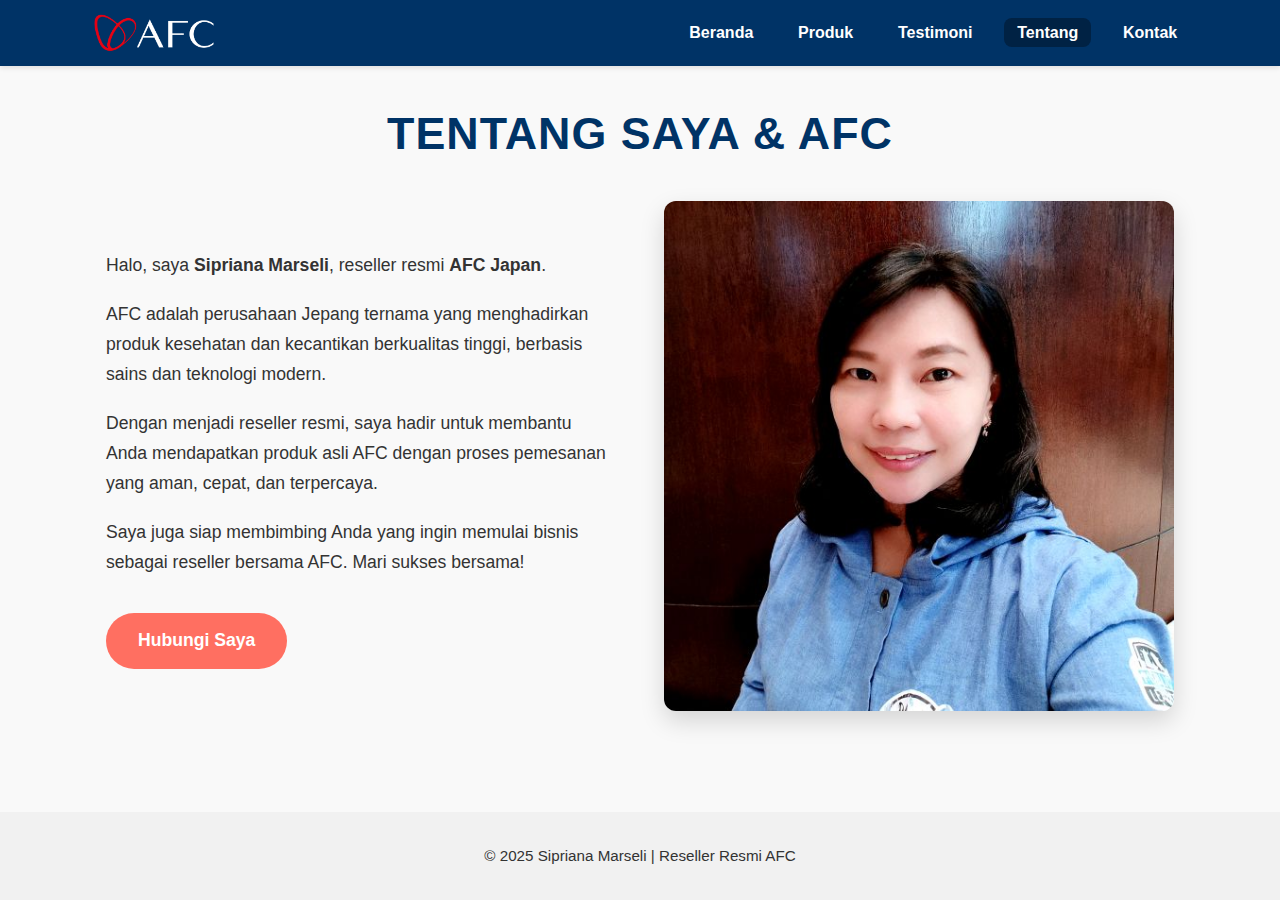
<file: html/tentang.html>
<!DOCTYPE html>
<html lang="id">
<head>
  <meta charset="UTF-8" />
  <meta name="viewport" content="width=device-width, initial-scale=1" />
  <title>Tentang | AFC Reseller</title>
  <link rel="stylesheet" href="../css/style.css" />
  <link rel="icon" href="../gambar/favicon.png" type="image/png" />
  <style>
    html {
      scroll-behavior: smooth;
    }

    main.container {
      max-width: 1100px;
      margin: 2rem auto;
      padding: 0 1rem;
      animation: fadeIn 1s ease-in-out;
    }

    h1.section-title {
      color: #003366;
      font-size: 2.8rem;
      margin-bottom: 2rem;
      text-align: center;
      text-transform: uppercase;
      font-weight: bold;
      letter-spacing: 1px;
    }

    .about-wrapper {
      display: flex;
      gap: 3rem;
      align-items: center;
      justify-content: center;
      flex-wrap: wrap;
    }

    .about-text {
      flex: 1;
      min-width: 280px;
      font-size: 1.1rem;
      line-height: 1.7;
      color: #333;
    }

    .about-text p {
      margin-bottom: 1.2rem;
    }

    .about-image {
      flex: 1;
      min-width: 280px;
      text-align: center;
    }

    .about-image img {
      max-width: 100%;
      border-radius: 12px;
      box-shadow: 0 10px 25px rgba(0, 0, 0, 0.15);
      transition: transform 0.3s ease;
    }

    .about-image img:hover {
      transform: scale(1.05);
    }

    .btn-contact {
      display: inline-block;
      background-color: #ff6f61;
      color: white;
      padding: 0.8rem 2rem;
      border-radius: 30px;
      font-weight: 600;
      text-decoration: none;
      transition: background-color 0.3s ease;
      margin-top: 1rem;
    }

    .btn-contact:hover {
      background-color: #e55549;
    }

    @keyframes fadeIn {
      from { opacity: 0; transform: translateY(20px); }
      to { opacity: 1; transform: translateY(0); }
    }

    @media (max-width: 768px) {
      .about-wrapper {
        flex-direction: column;
      }

      h1.section-title {
        font-size: 2.2rem;
      }
    }

    footer {
      text-align: center;
      padding: 2rem 1rem;
      background-color: #f1f1f1;
      color: #333;
      font-size: 0.95rem;
    }
  </style>
</head>
<body>
  <!-- NAVIGATION -->
  <nav>
    <div class="container nav-container">
      <a href="index.html" class="logo">
        <img src="../gambar/logo.png" alt="AFC Logo" class="logo-img" />
      </a>
      <div class="menu-toggle" onclick="toggleMenu()">☰</div>
      <ul class="nav-links">
        <li><a href="index.html">Beranda</a></li>
        <li><a href="produk.html">Produk</a></li>
        <li><a href="testimoni.html">Testimoni</a></li>
        <li><a href="tentang.html" class="active">Tentang</a></li>
        <li><a href="kontak.html">Kontak</a></li>
      </ul>
    </div>
  </nav>

  <!-- MAIN CONTENT -->
  <main class="container">
    <h1 class="section-title">Tentang Saya & AFC</h1>
    <div class="about-wrapper">
      <div class="about-text">
        <p>Halo, saya <strong>Sipriana Marseli</strong>, reseller resmi <strong>AFC Japan</strong>.</p>
        <p>AFC adalah perusahaan Jepang ternama yang menghadirkan produk kesehatan dan kecantikan berkualitas tinggi, berbasis sains dan teknologi modern.</p>
        <p>Dengan menjadi reseller resmi, saya hadir untuk membantu Anda mendapatkan produk asli AFC dengan proses pemesanan yang aman, cepat, dan terpercaya.</p>
        <p>Saya juga siap membimbing Anda yang ingin memulai bisnis sebagai reseller bersama AFC. Mari sukses bersama!</p>
        <a href="kontak.html" class="btn-contact">Hubungi Saya</a>
      </div>
      <div class="about-image">
        <img src="../gambar/foto.jpeg" alt="Foto Sipriana Marseli" />
      </div>
    </div>
  </main>

  <!-- FOOTER -->
  <footer>
    <p>© 2025 Sipriana Marseli | Reseller Resmi AFC</p>
  </footer>

  <script>
    function toggleMenu() {
      const navLinks = document.querySelector('.nav-links');
      navLinks.classList.toggle('show');
    }
  </script>
</body>
</html>
</file>
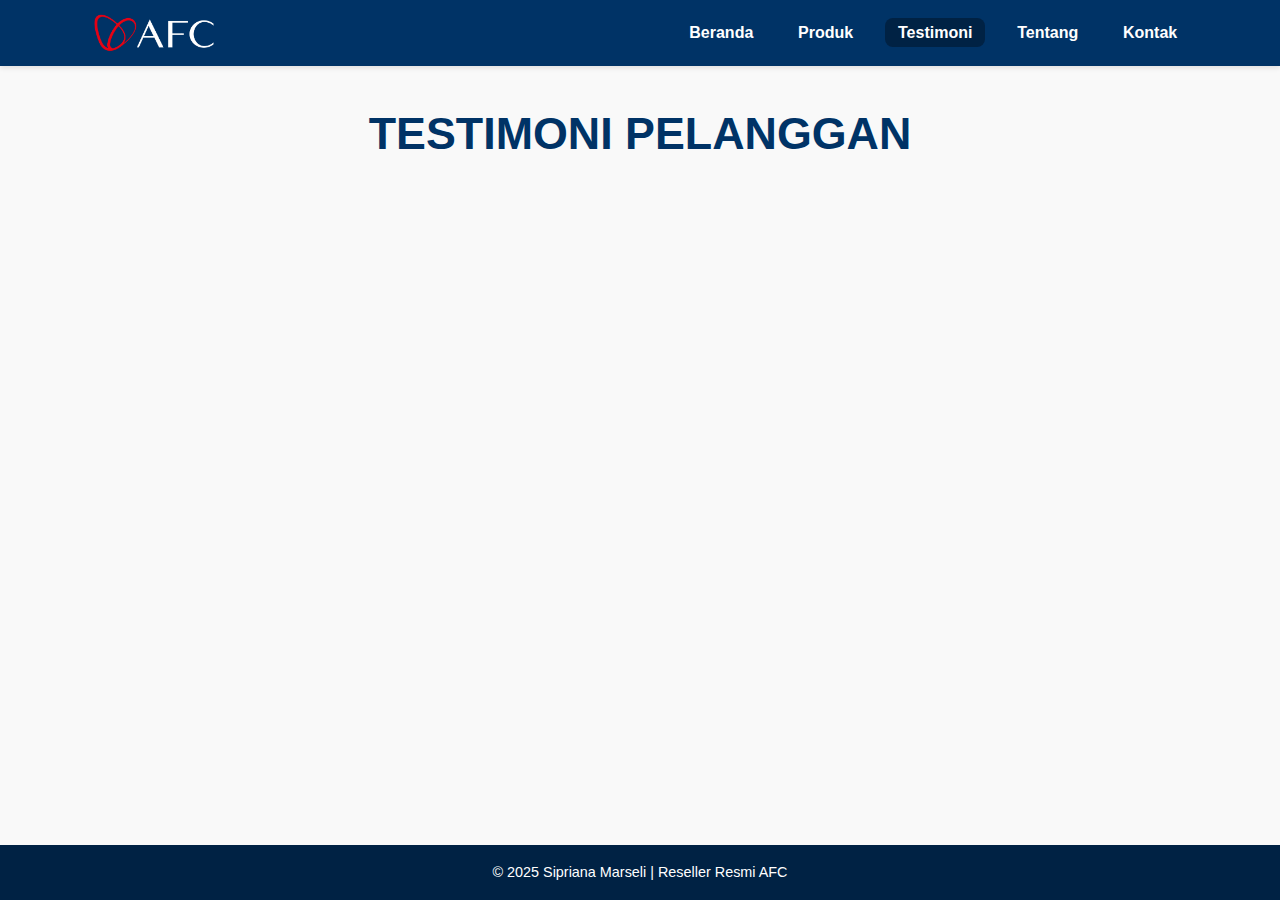
<file: html/testimoni.html>
<!DOCTYPE html>
<html lang="id">
<head>
  <meta charset="UTF-8" />
  <meta name="viewport" content="width=device-width, initial-scale=1" />
  <title>Testimoni | AFC Reseller</title>
  <meta name="description" content="Baca testimoni pelanggan resmi AFC Reseller. Kepuasan dan kualitas produk terbaik." />
  <link rel="stylesheet" href="../css/style.css" />
  <link rel="icon" type="image/png" href="../gambar/favicon.png" />
  <style>
    html {
      scroll-behavior: smooth;
    }
    main.container {
      max-width: 1000px;
      margin: 2rem auto;
      padding: 0 1rem;
    }
    h2 {
      color: #003366;
      font-size: 2.8rem;
      margin-bottom: 2rem;
      text-align: center;
      font-weight: 700;
      text-transform: uppercase;
    }
    .testimoni-list {
      display: grid;
      grid-template-columns: repeat(auto-fit, minmax(280px, 1fr));
      gap: 2rem;
    }
    .testimoni-item {
      background-color: #f9f9f9;
      padding: 1.5rem;
      border-radius: 10px;
      box-shadow: 0 4px 10px rgba(0,0,0,0.05);
      transition: transform 0.3s ease, box-shadow 0.3s ease;
      opacity: 0;
      transform: translateY(30px);
      animation: fadeSlideIn 0.6s ease forwards;
    }
    .testimoni-item:nth-child(2) {
      animation-delay: 0.2s;
    }
    .testimoni-item:nth-child(3) {
      animation-delay: 0.4s;
    }
    .testimoni-item:hover {
      transform: scale(1.03);
      box-shadow: 0 8px 20px rgba(0,0,0,0.1);
    }
    .testimoni-author {
      margin-top: 1rem;
      font-weight: bold;
      color: #003366;
    }

    @keyframes fadeSlideIn {
      to {
        opacity: 1;
        transform: translateY(0);
      }
    }

    @media (max-width: 768px) {
      h2 {
        font-size: 2.2rem;
      }
    }
  </style>
</head>
<body>
  <nav>
    <div class="container nav-container">
      <a href="index.html" class="logo" aria-label="Beranda AFC Reseller">
        <img src="../gambar/logo.png" alt="Logo AFC Reseller" class="logo-img" />
      </a>

      <div class="menu-toggle" onclick="toggleMenu()">☰</div>

      <ul class="nav-links" id="primary-navigation">
        <li><a href="index.html">Beranda</a></li>
        <li><a href="produk.html">Produk</a></li>
        <li><a href="testimoni.html" class="active" aria-current="page">Testimoni</a></li>
        <li><a href="tentang.html">Tentang</a></li>
        <li><a href="kontak.html">Kontak</a></li>
      </ul>
    </div>
  </nav>

  <main class="container">
    <h2>Testimoni Pelanggan</h2>
    <section class="testimoni-list" aria-label="Daftar testimoni pelanggan">
      <article class="testimoni-item" tabindex="0">
        <p>“Produk AFC sangat membantu saya, kualitas terbaik!”</p>
        <p class="testimoni-author">– Andi</p>
      </article>
      <article class="testimoni-item" tabindex="0">
        <p>“Pelayanan Sipriana Marseli sangat ramah dan cepat.”</p>
        <p class="testimoni-author">– Sari</p>
      </article>
      <article class="testimoni-item" tabindex="0">
        <p>“Saya puas menjadi reseller AFC, sangat menguntungkan.”</p>
        <p class="testimoni-author">– Budi</p>
      </article>
      <!-- Tambah testimoni lain di sini -->
    </section>
  </main>

  <footer>
    <p>© 2025 Sipriana Marseli | Reseller Resmi AFC</p>
  </footer>

  <script>
    function toggleMenu(button) {
      const navLinks = document.querySelector('.nav-links');
      navLinks.classList.toggle('show');
      const expanded = button.getAttribute('aria-expanded') === 'true';
      button.setAttribute('aria-expanded', !expanded);
    }
  </script>
</body>
</html>
</file>
<file: css/produk.css>
/* produk.css */

/* Container utama */
.produk-container {
  padding: 2rem 1rem;
  max-width: 1200px;
  margin: 0 auto;
  font-family: 'Segoe UI', Tahoma, Geneva, Verdana, sans-serif;
}

/* Judul section */
.section-title {
  font-size: 2rem;
  font-weight: 700;
  color: #003366; /* biru navy */
  text-align: center;
  margin-bottom: 2rem;
}

/* Grid produk */
.products-grid {
  display: grid;
  gap: 2rem;
  grid-template-columns: repeat(auto-fit, minmax(280px, 1fr));
}

/* Kartu produk */
.product-card {
  background-color: #f9fbff;
  border-radius: 12px;
  box-shadow: 0 4px 8px rgba(0,0,0,0.1);
  padding: 1.5rem;
  text-align: center;
  transition: transform 0.3s ease, box-shadow 0.3s ease;
  overflow: hidden;
  position: relative;
}

.product-card:hover {
  transform: translateY(-8px);
  box-shadow: 0 10px 20px rgba(0,0,0,0.15);
}

/* Gambar produk */
.product-image {
  width: 100%;
  max-height: 180px;
  object-fit: contain;
  margin-bottom: 1rem;
  border-radius: 8px;
  background-color: white;
  padding: 0.5rem;
  transition: transform 0.3s ease;
}

.product-card:hover .product-image {
  transform: scale(1.03);
}

/* Deskripsi produk */
.product-desc {
  font-size: 1rem;
  margin-bottom: 1rem;
  color: #333;
}

/* Manfaat produk */
.product-benefits {
  list-style: disc;
  padding-left: 1.2rem;
  text-align: left;
  color: #555;
  font-size: 0.9rem;
  line-height: 1.5;
  margin-top: 0.5rem;
}

/* Responsive tweaks */
@media (max-width: 768px) {
  .product-card {
    padding: 1.2rem;
  }

  .product-desc {
    font-size: 0.95rem;
  }

  .product-benefits {
    font-size: 0.85rem;
  }
}

@media (max-width: 480px) {
  .section-title {
    font-size: 1.5rem;
  }

  .product-image {
    max-height: 150px;
  }
}
</file>
<file: css/style.css>
/* Reset dan dasar */
* {
  margin: 0;
  padding: 0;
  box-sizing: border-box;
}

body {
  font-family: 'Segoe UI', Tahoma, Geneva, Verdana, sans-serif;
  background: #f9f9f9;
  color: #333;
  line-height: 1.6;
  min-height: 100vh;
  display: flex;
  flex-direction: column;
}

.container {
  width: 90%;
  max-width: 1100px;
  margin: 0 auto;
}

/* Navigasi */
nav {
  background: #003366;
  padding: 0.8rem 0;
  box-shadow: 0 2px 5px rgba(0,0,0,0.1);
  position: sticky;
  top: 0;
  z-index: 100;
}

.nav-container {
  display: flex;
  justify-content: space-between;
  align-items: center;
  flex-wrap: wrap;
  position: relative;
}

.logo img {
  height: 40px;
  width: auto;
  display: block;
}

.nav-links {
  list-style: none;
  display: flex;
  gap: 1.2rem;
  transition: all 0.4s ease;
}

.nav-links li a {
  color: white;
  text-decoration: none;
  font-weight: 600;
  padding: 0.4rem 0.8rem;
  border-radius: 8px;
  transition: background 0.3s ease, transform 0.3s ease;
}

.nav-links li a:hover,
.nav-links li a.active {
  background: #002244;
  transform: translateY(-2px);
}

/* Menu Toggle */
.menu-toggle {
  display: none;
  font-size: 1.8rem;
  color: white;
  cursor: pointer;
}

/* Hero */
.hero {
  color: #003366;
  padding: 6rem 0 4rem 0;
  text-align: center;
  flex-grow: 1;
  display: flex;
  align-items: center;
  justify-content: center;
  flex-direction: column;
  font-family: 'Yu Gothic', 'Segoe UI', Tahoma, Geneva, Verdana, sans-serif;
}

.hero h1 {
  font-size: 2.8rem;
  margin-bottom: 1rem;
  text-shadow: 2px 2px 6px rgba(0,0,0,0.7);
  transition: transform 0.3s ease;
}

.hero h1:hover {
  transform: scale(1.03);
}

.hero p {
  font-size: 1.2rem;
  margin-bottom: 2rem;
  text-shadow: 1px 1px 4px rgba(0,0,0,0.6);
  transition: transform 0.3s ease;
}

.hero p:hover {
  transform: scale(1.02);
}

.btn {
  background: #FF6F61;
  color: white;
  padding: 0.9rem 2rem;
  border: none;
  border-radius: 30px;
  font-size: 1.1rem;
  cursor: pointer;
  text-decoration: none;
  transition: background 0.3s ease, transform 0.3s ease;
  display: inline-block;
}

.btn:hover {
  background: #E55549;
  transform: scale(1.05);
}

/* Main content */
main {
  padding: 3rem 0;
  flex-grow: 1;
}

/* Produk */
.produk-list {
  display: grid;
  grid-template-columns: repeat(auto-fit, minmax(220px, 1fr));
  gap: 1.5rem;
}

.produk-item {
  background: white;
  padding: 1.2rem;
  border-radius: 12px;
  box-shadow: 0 1px 6px rgba(0,0,0,0.1);
  transition: box-shadow 0.3s ease, transform 0.3s ease;
}

.produk-item:hover {
  box-shadow: 0 4px 12px rgba(0,0,0,0.15);
  transform: translateY(-5px);
}

.produk-item h3 {
  margin-bottom: 0.5rem;
  color: #003366;
}

/* Testimoni */
.testimoni-list {
  display: flex;
  flex-direction: column;
  gap: 1.5rem;
}

.testimoni-item {
  background: white;
  padding: 1rem 1.3rem;
  border-left: 6px solid #FF6F61;
  border-radius: 8px;
  box-shadow: 0 1px 6px rgba(0,0,0,0.05);
  font-style: italic;
  transition: transform 0.3s ease;
}

.testimoni-item:hover {
  transform: scale(1.02);
}

.testimoni-author {
  margin-top: 0.5rem;
  font-weight: 600;
  text-align: right;
  color: #333;
}

/* Kontak */
.kontak-container {
  background: white;
  padding: 2.5rem 2rem;
  border-radius: 15px;
  box-shadow: 0 8px 20px rgba(0, 0, 0, 0.1);
  margin: 3rem auto 5rem auto;
  max-width: 600px;
  text-align: center;
  animation: fadeInUp 0.8s ease forwards;
  color: #003366;
}

.kontak-container h2 {
  font-size: 2.4rem;
  font-weight: 700;
  margin-bottom: 0.5rem;
}

.kontak-container p {
  font-size: 1.1rem;
  color: #475569;
  margin-bottom: 2rem;
}

.kontak-list {
  list-style: none;
  font-size: 1.1rem;
  margin-top: 1rem;
  padding-left: 0;
}

.kontak-list li {
  margin-bottom: 1.2rem;
  font-weight: 600;
}

.kontak-list a {
  color: #0284c7;
  text-decoration: none;
  border-bottom: 2px solid transparent;
  transition: border-color 0.3s ease, color 0.3s ease;
}

.kontak-list a:hover {
  border-color: #0369a1;
  color: #0369a1;
}

/* Footer */
footer {
  background: #002244;
  color: white;
  text-align: center;
  padding: 1rem 0;
  font-size: 0.9rem;
  margin-top: auto;
}

@keyframes fadeIn {
  from {
    opacity: 0;
    transform: translateY(10px);
  }
  to {
    opacity: 1;
    transform: translateY(0);
  }
}

.fade-in {
  opacity: 0;
  transform: translateY(10px);
  transition: opacity 0.6s ease, transform 0.6s ease;
}

.fade-in.visible {
  opacity: 1;
  transform: translateY(0);
  animation: fadeIn 0.6s ease forwards;
}


/* Responsive */
@media (max-width: 768px) {
  .menu-toggle {
    display: block;
  }

  .nav-links {
    flex-direction: column;
    background: #003366;
    position: absolute;
    top: 100%;
    right: 0;
    width: 100%;
    display: none;
    padding: 1rem;
    border-radius: 0 0 12px 12px;
    animation: slideDown 0.4s ease forwards;
  }

  .nav-links li {
    text-align: center;
    margin-bottom: 1rem;
  }

  .nav-links.show {
    display: flex;
  }

  .hero {
    padding: 4rem 1rem;
  }

  .hero h1 {
    font-size: 2rem;
  }

  .hero p {
    font-size: 1rem;
  }

  .btn {
    font-size: 1rem;
    padding: 0.7rem 1.5rem;
  }

  .kontak-container {
    margin: 2rem 1rem 3rem 1rem;
    padding: 2rem 1.5rem;
  }
}

@media (max-width: 480px) {
  .produk-list {
    grid-template-columns: 1fr;
  }

  .testimoni-list {
    padding: 0 1rem;
  }

  .kontak-list li {
    font-size: 1rem;
  }
}

/* Animasi */
@keyframes slideDown {
  from {
    opacity: 0;
    transform: translateY(-10px);
  }
  to {
    opacity: 1;
    transform: translateY(0);
  }
}

@keyframes fadeInUp {
  from {
    opacity: 0;
    transform: translateY(20px);
  }
  to {
    opacity: 1;
    transform: translateY(0);
  }
}

.animate-on-scroll {
  opacity: 0;
  transform: translateY(20px);
  transition: opacity 0.6s ease, transform 0.6s ease;
}

.animate-on-scroll.visible {
  opacity: 1;
  transform: translateY(0);
  animation: fadeInUp 0.6s ease forwards;
}
</file>
